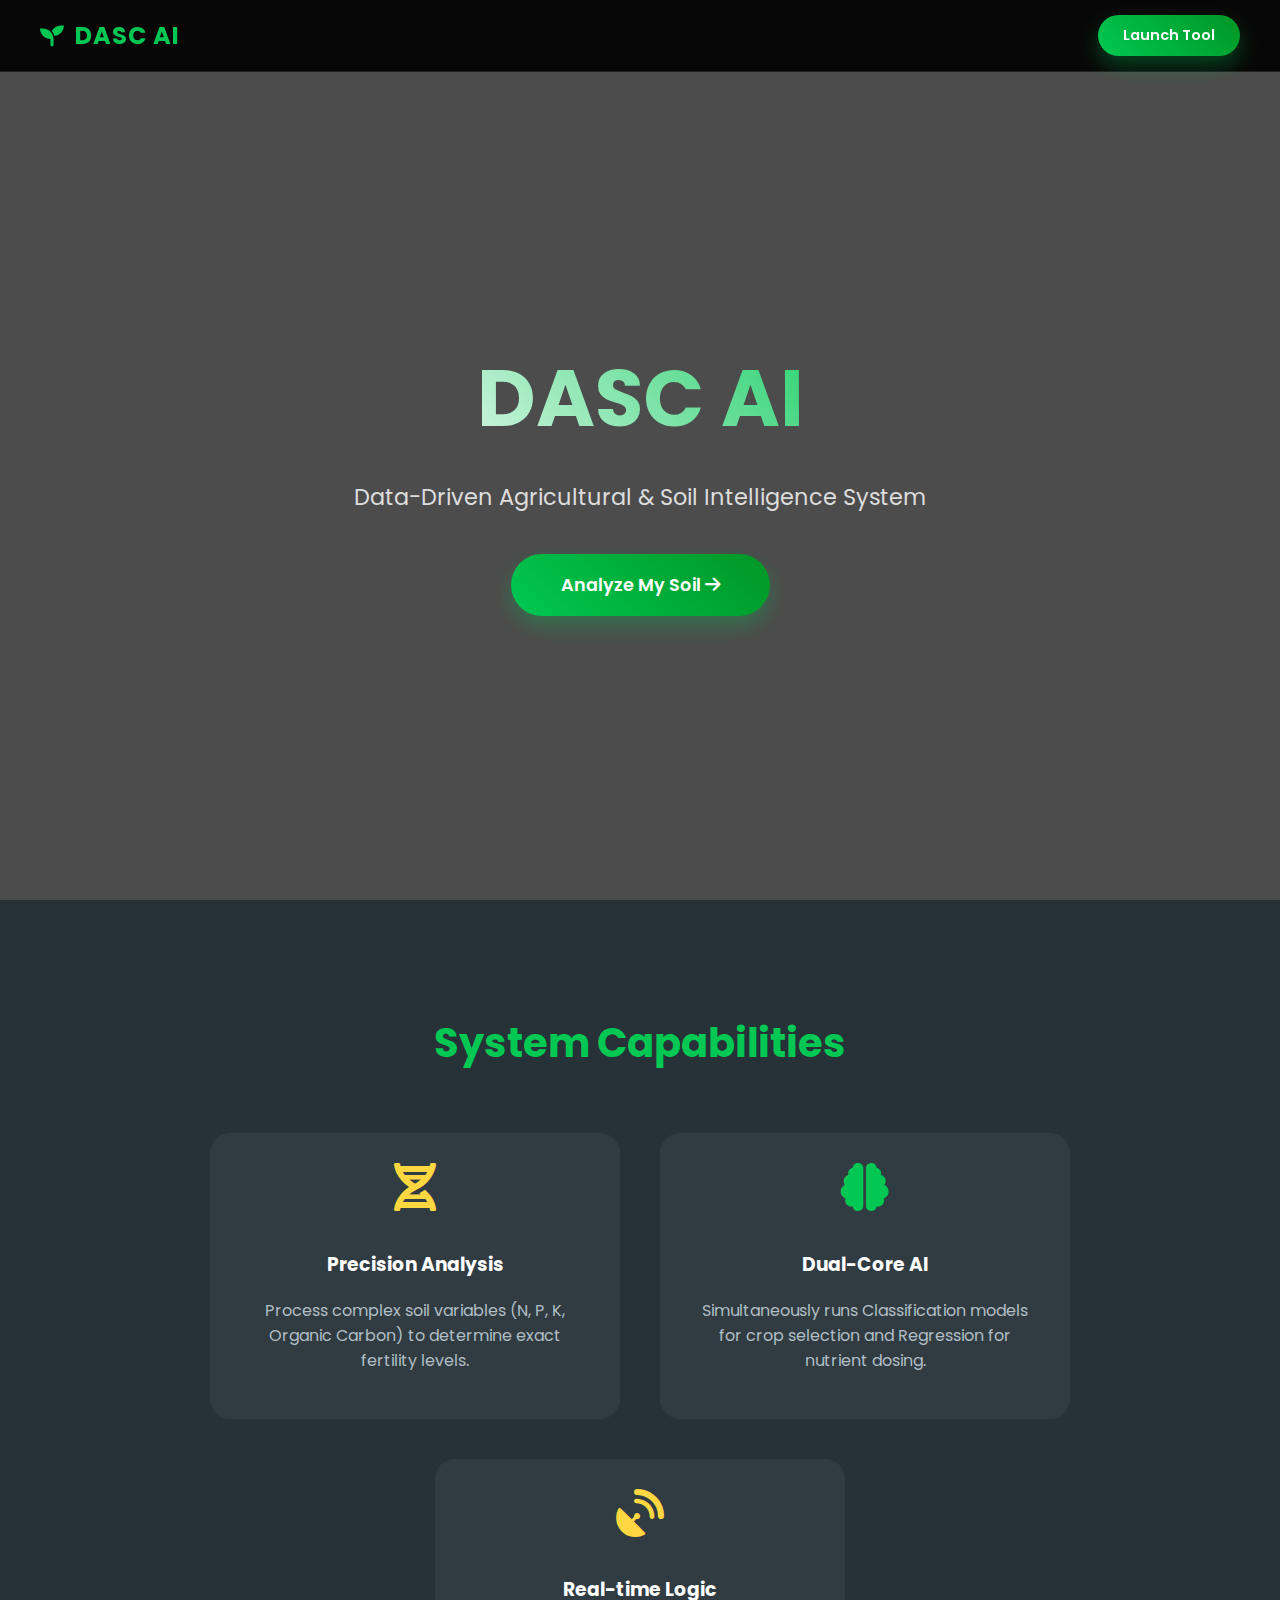
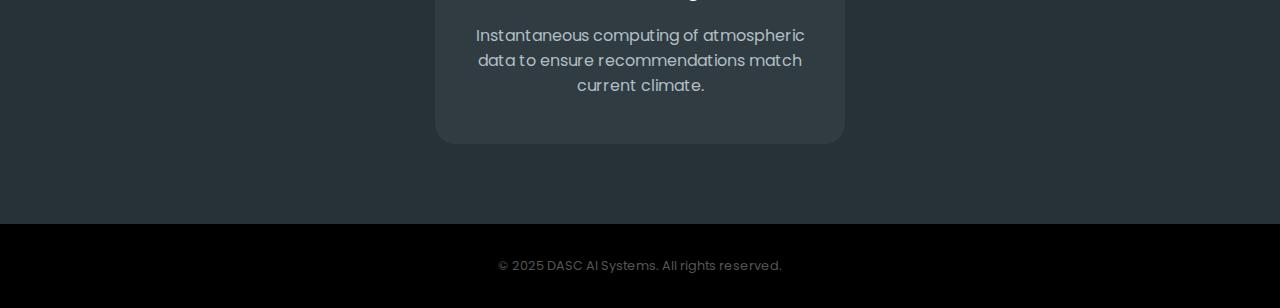
<file: index.html>
<!DOCTYPE html>
<html lang="en">
<head>
    <meta charset="UTF-8">
    <meta name="viewport" content="width=device-width, initial-scale=1.0">
    <title>DASC AI - Future of Farming</title>
    <!-- FIX: Use standard path, not Python url_for -->
    <link rel="stylesheet" href="static/style.css">
    <link rel="stylesheet" href="https://cdnjs.cloudflare.com/ajax/libs/font-awesome/6.0.0/css/all.min.css">
    <link href="https://fonts.googleapis.com/css2?family=Poppins:wght@300;400;600;800&display=swap" rel="stylesheet">
</head>
<body>

    <!-- Navbar -->
    <nav class="navbar">
        <div class="nav-logo"><i class="fas fa-seedling"></i> DASC AI</div>
        <div>
            <!-- FIX: Link to predict.html, not /tool -->
            <a href="predict.html" class="cta-btn" style="padding: 10px 25px; font-size: 0.9rem;">Launch Tool</a>
        </div>
    </nav>

    <!-- Hero Section -->
    <div class="hero-section">
        <div class="hero-content">
            <h1>DASC AI</h1>
            <p>Data-Driven Agricultural & Soil Intelligence System</p>
            <a href="predict.html" class="cta-btn">Analyze My Soil <i class="fas fa-arrow-right"></i></a>
        </div>
    </div>

    <!-- Features Section -->
    <div style="background: var(--secondary); padding: 80px 20px; text-align: center; color: white;">
        <h2 style="color: var(--primary); margin-bottom: 60px; font-size: 2.5rem;">System Capabilities</h2>
        <div style="display: flex; justify-content: center; gap: 40px; flex-wrap: wrap;">
            
            <div style="max-width: 350px; background: rgba(255,255,255,0.05); padding: 30px; border-radius: 20px;">
                <i class="fas fa-dna" style="font-size: 3rem; color: var(--accent); margin-bottom: 20px;"></i>
                <h3>Precision Analysis</h3>
                <p style="color: #b0bec5;">Process complex soil variables (N, P, K, Organic Carbon) to determine exact fertility levels.</p>
            </div>

            <div style="max-width: 350px; background: rgba(255,255,255,0.05); padding: 30px; border-radius: 20px;">
                <i class="fas fa-brain" style="font-size: 3rem; color: var(--primary); margin-bottom: 20px;"></i>
                <h3>Dual-Core AI</h3>
                <p style="color: #b0bec5;">Simultaneously runs Classification models for crop selection and Regression for nutrient dosing.</p>
            </div>

            <div style="max-width: 350px; background: rgba(255,255,255,0.05); padding: 30px; border-radius: 20px;">
                <i class="fas fa-satellite-dish" style="font-size: 3rem; color: var(--accent); margin-bottom: 20px;"></i>
                <h3>Real-time Logic</h3>
                <p style="color: #b0bec5;">Instantaneous computing of atmospheric data to ensure recommendations match current climate.</p>
            </div>

        </div>
    </div>

    <!-- Footer -->
    <footer style="background: #000; color: #555; padding: 20px; text-align: center; font-size: 0.8rem;">
        <p>&copy; 2025 DASC AI Systems. All rights reserved.</p>
    </footer>

</body>
</html>
</file>
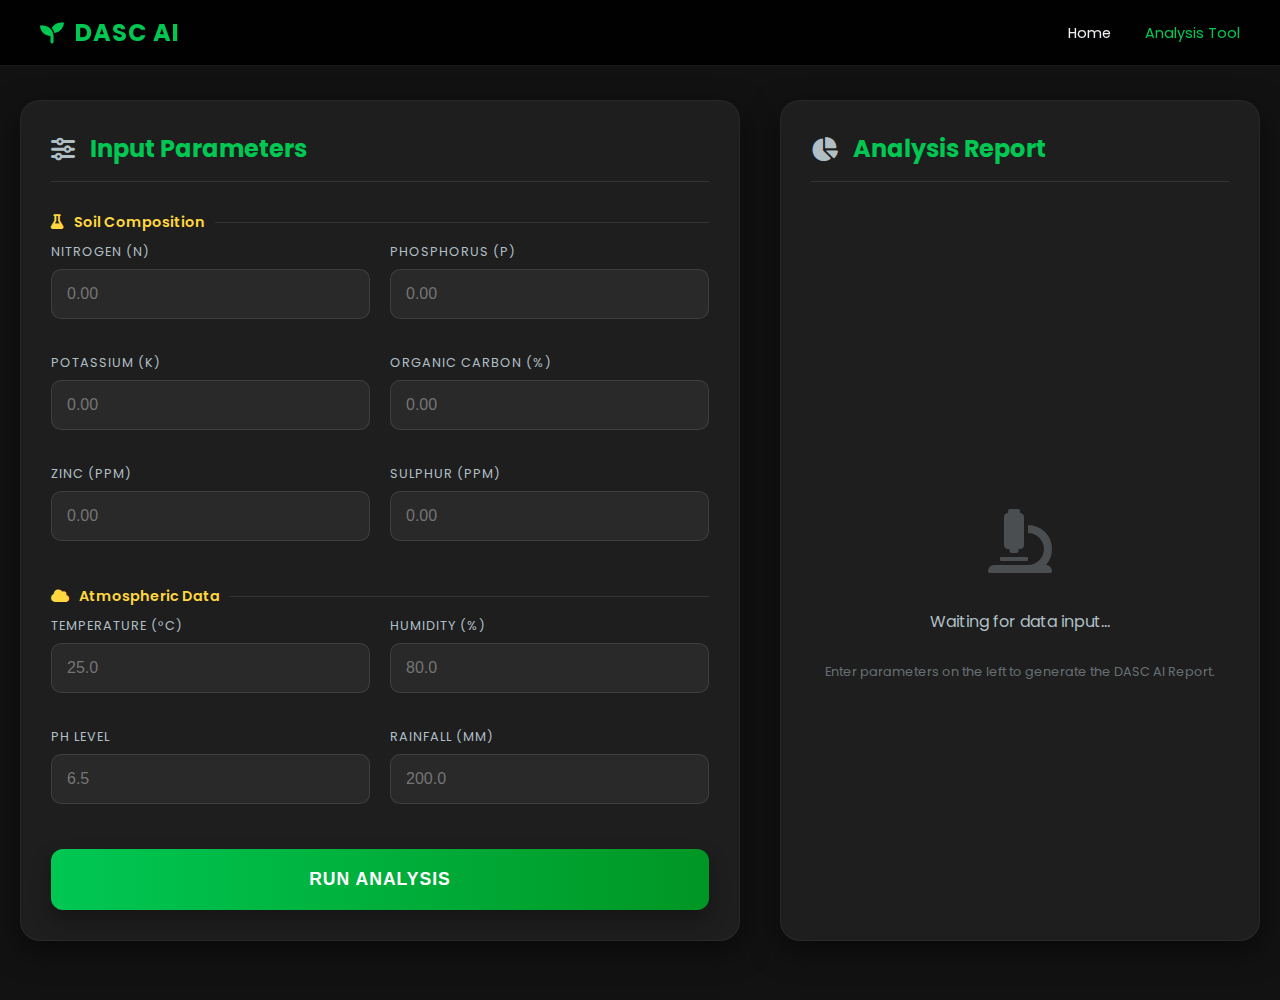
<file: predict.html>
<!DOCTYPE html>
<html lang="en">
<head>
    <meta charset="UTF-8">
    <meta name="viewport" content="width=device-width, initial-scale=1.0">
    <title>DASC AI Tool</title>
    <!-- FIX: Use standard path -->
    <link rel="stylesheet" href="static/style.css">
    <link rel="stylesheet" href="https://cdnjs.cloudflare.com/ajax/libs/font-awesome/6.0.0/css/all.min.css">
    <link href="https://fonts.googleapis.com/css2?family=Poppins:wght@300;400;600;700&display=swap" rel="stylesheet">
</head>
<body class="tool-body">

    <!-- Navbar -->
    <nav class="navbar">
        <div class="nav-logo"><i class="fas fa-seedling"></i> DASC AI</div>
        <div>
            <!-- FIX: Link to index.html -->
            <a href="index.html" class="nav-link">Home</a>
            <a href="#" class="nav-link" style="color: var(--primary);">Analysis Tool</a>
        </div>
    </nav>

    <div class="dashboard-container">
        
        <!-- LEFT PANEL: INPUTS -->
        <div class="panel">
            <div class="panel-header">
                <i class="fas fa-sliders-h"></i>
                <h2>Input Parameters</h2>
            </div>

            <form id="predForm">
                
                <div class="divider-text"><i class="fas fa-flask"></i> Soil Composition</div>
                <div class="form-grid">
                    <div class="input-wrapper">
                        <label>Nitrogen (N)</label>
                        <input type="number" id="N" step="0.01" required placeholder="0.00">
                    </div>
                    <div class="input-wrapper">
                        <label>Phosphorus (P)</label>
                        <input type="number" id="P" step="0.01" required placeholder="0.00">
                    </div>
                    <div class="input-wrapper">
                        <label>Potassium (K)</label>
                        <input type="number" id="K" step="0.01" required placeholder="0.00">
                    </div>
                    <div class="input-wrapper">
                        <label>Organic Carbon (%)</label>
                        <input type="number" id="OC" step="0.01" required placeholder="0.00">
                    </div>
                    <div class="input-wrapper">
                        <label>Zinc (PPM)</label>
                        <input type="number" id="Zinc" step="0.01" required placeholder="0.00">
                    </div>
                    <div class="input-wrapper">
                        <label>Sulphur (PPM)</label>
                        <input type="number" id="Sulphur" step="0.01" required placeholder="0.00">
                    </div>
                </div>

                <div class="divider-text" style="margin-top: 30px;"><i class="fas fa-cloud"></i> Atmospheric Data</div>
                <div class="form-grid">
                    <div class="input-wrapper">
                        <label>Temperature (°C)</label>
                        <input type="number" id="Temp" step="0.1" required placeholder="25.0">
                    </div>
                    <div class="input-wrapper">
                        <label>Humidity (%)</label>
                        <input type="number" id="Humidity" step="0.1" required placeholder="80.0">
                    </div>
                    <div class="input-wrapper">
                        <label>pH Level</label>
                        <input type="number" id="pH" step="0.1" required placeholder="6.5">
                    </div>
                    <div class="input-wrapper">
                        <label>Rainfall (mm)</label>
                        <input type="number" id="Rainfall" step="0.1" required placeholder="200.0">
                    </div>
                </div>

                <button type="submit" class="predict-btn" id="submitBtn">
                    Run Analysis <span id="spinner"></span>
                </button>
            </form>
        </div>

        <!-- RIGHT PANEL: RESULTS -->
        <div class="panel">
            <div class="panel-header">
                <i class="fas fa-chart-pie"></i>
                <h2>Analysis Report</h2>
            </div>

            <div id="resultsPlaceholder" class="results-placeholder">
                <i class="fas fa-microscope" style="font-size: 4rem; margin-bottom: 20px; opacity: 0.3;"></i>
                <p>Waiting for data input...</p>
                <p style="font-size: 0.8rem; opacity: 0.5;">Enter parameters on the left to generate the DASC AI Report.</p>
            </div>

            <div id="resultsContent" class="results-content">
                <div class="crop-card">
                    <div style="position: relative; z-index: 1;">
                        <span style="text-transform: uppercase; letter-spacing: 2px; font-size: 0.8rem; opacity: 0.8;">Optimal Crop</span>
                        <h1 class="crop-name" id="cropResult">--</h1>
                        <div style="background: rgba(255,255,255,0.2); display: inline-block; padding: 5px 15px; border-radius: 20px; font-size: 0.8rem;">
                            <i class="fas fa-check-circle"></i> High Confidence
                        </div>
                    </div>
                </div>
                <div class="divider-text" style="color: var(--primary);"><i class="fas fa-vial"></i> Fertilizer / Nutrient Plan</div>
                <div class="stat-grid" id="regGrid"></div>
            </div>
        </div>
    </div>

    <!-- FIX: Use standard path -->
    <script src="static/script.js"></script>
</body>
</html>
</file>
<file: static/style.css>
:root {
    --primary: #00c853;     /* Vivid Green */
    --primary-dark: #009624;
    --secondary: #263238;   /* Dark Slate */
    --bg-dark: #121212;     /* Almost Black */
    --card-bg: #1e1e1e;     /* Dark Grey */
    --text-light: #eceff1;
    --text-muted: #b0bec5;
    --accent: #ffd740;      /* Amber Accent */
}

body {
    margin: 0;
    padding: 0;
    font-family: 'Poppins', sans-serif;
    color: var(--text-dark);
    overflow-x: hidden;
}

/* --- ANIMATIONS --- */
@keyframes fadeIn {
    from { opacity: 0; transform: translateY(20px); }
    to { opacity: 1; transform: translateY(0); }
}

@keyframes slideIn {
    from { transform: translateX(-20px); opacity: 0; }
    to { transform: translateX(0); opacity: 1; }
}

/* --- NAVBAR FIX --- */
.navbar {
    background: rgba(0, 0, 0, 0.9);
    backdrop-filter: blur(10px);
    padding: 15px 40px;
    display: flex;
    justify-content: space-between;
    align-items: center;
    color: white;
    position: fixed;
    top: 0;
    left: 0; /* FIXED: Forces it to the left edge */
    width: 100%;
    z-index: 1000;
    box-sizing: border-box;
    border-bottom: 1px solid rgba(255,255,255,0.1);
}

.nav-logo { 
    font-size: 1.5rem; 
    font-weight: 700; 
    display: flex; 
    align-items: center; 
    gap: 10px; 
    color: var(--primary);
    text-transform: uppercase;
    letter-spacing: 1px;
}

.nav-link { 
    color: var(--text-light); 
    text-decoration: none; 
    margin-left: 30px; 
    font-size: 0.9rem;
    transition: color 0.3s;
}

.nav-link:hover { color: var(--primary); }

/* --- LANDING PAGE HERO --- */
.hero-section {
    height: 100vh;
    background: linear-gradient(rgba(0,0,0,0.7), rgba(0,0,0,0.7)), url('https://images.unsplash.com/photo-1625246333195-78d9c38ad449?q=80&w=1920&auto=format&fit=crop');
    background-size: cover;
    background-position: center;
    background-attachment: fixed;
    display: flex;
    align-items: center;
    justify-content: center;
    text-align: center;
    color: white;
}

.hero-content h1 {
    font-size: 5rem;
    margin-bottom: 10px;
    animation: fadeIn 1s ease-out;
    background: -webkit-linear-gradient(45deg, #fff, var(--primary));
    -webkit-background-clip: text;
    background-clip: text; /* FIXED: Added standard property here */
    -webkit-text-fill-color: transparent;
}

.hero-content p {
    font-size: 1.4rem;
    color: #ddd;
    margin-bottom: 40px;
    animation: fadeIn 1.5s ease-out;
}

.cta-btn {
    padding: 18px 50px;
    font-size: 1.1rem;
    font-weight: 600;
    background: linear-gradient(45deg, var(--primary), var(--primary-dark));
    color: white;
    border: none;
    border-radius: 50px;
    cursor: pointer;
    text-decoration: none;
    box-shadow: 0 10px 20px rgba(0, 200, 83, 0.3);
    transition: transform 0.3s, box-shadow 0.3s;
    display: inline-block;
    animation: fadeIn 2s ease-out;
}

.cta-btn:hover {
    transform: translateY(-3px);
    box-shadow: 0 15px 30px rgba(0, 200, 83, 0.5);
}

/* --- PREDICTION DASHBOARD --- */
.tool-body {
    background-color: var(--bg-dark);
    color: var(--text-light);
    min-height: 100vh;
    padding-top: 100px; /* Space for navbar */
}

.dashboard-container {
    max-width: 1400px;
    margin: 0 auto;
    padding: 0 20px;
    display: grid;
    grid-template-columns: 1.2fr 0.8fr; /* Form on left, Results on right */
    gap: 40px;
}

@media (max-width: 1024px) {
    .dashboard-container { grid-template-columns: 1fr; }
}

.panel {
    background: var(--card-bg);
    border-radius: 20px;
    padding: 30px;
    border: 1px solid rgba(255,255,255,0.05);
    box-shadow: 0 10px 30px rgba(0,0,0,0.5);
}

.panel-header {
    display: flex;
    align-items: center;
    gap: 15px;
    margin-bottom: 30px;
    border-bottom: 1px solid rgba(255,255,255,0.1);
    padding-bottom: 15px;
}

.panel-header h2 {
    margin: 0;
    font-size: 1.5rem;
    color: var(--primary);
}

.panel-header i {
    font-size: 1.5rem;
    color: var(--text-muted);
}

/* Form Styling */
.form-grid {
    display: grid;
    grid-template-columns: repeat(2, 1fr);
    gap: 20px;
}

.input-wrapper {
    position: relative;
    margin-bottom: 15px;
}

.input-wrapper label {
    display: block;
    font-size: 0.8rem;
    color: var(--text-muted);
    margin-bottom: 8px;
    text-transform: uppercase;
    letter-spacing: 1px;
}

.input-wrapper input {
    width: 100%;
    background: rgba(255,255,255,0.05);
    border: 1px solid rgba(255,255,255,0.1);
    padding: 15px;
    border-radius: 10px;
    color: white;
    font-size: 1rem;
    box-sizing: border-box;
    transition: all 0.3s;
}

.input-wrapper input:focus {
    background: rgba(255,255,255,0.1);
    border-color: var(--primary);
    outline: none;
    box-shadow: 0 0 15px rgba(0, 200, 83, 0.2);
}

.divider-text {
    grid-column: span 2;
    margin: 20px 0 10px;
    font-size: 0.9rem;
    color: var(--accent);
    font-weight: 600;
    display: flex;
    align-items: center;
    gap: 10px;
}

.divider-text::after {
    content: '';
    flex: 1;
    height: 1px;
    background: rgba(255,255,255,0.1);
}

.predict-btn {
    width: 100%;
    margin-top: 30px;
    padding: 20px;
    background: linear-gradient(90deg, var(--primary), var(--primary-dark));
    color: white;
    border: none;
    border-radius: 12px;
    font-size: 1.1rem;
    font-weight: 700;
    text-transform: uppercase;
    letter-spacing: 1px;
    cursor: pointer;
    transition: all 0.3s;
    box-shadow: 0 10px 20px rgba(0,0,0,0.3);
}

.predict-btn:hover {
    transform: translateY(-2px);
    box-shadow: 0 15px 30px rgba(0, 200, 83, 0.4);
}

/* Results Section Styling */
.results-placeholder {
    height: 100%;
    display: flex;
    flex-direction: column;
    justify-content: center;
    align-items: center;
    color: var(--text-muted);
    text-align: center;
    min-height: 400px;
}

.results-content {
    display: none; /* Hidden initially */
    animation: fadeIn 0.5s ease-out;
}

.crop-card {
    background: linear-gradient(135deg, var(--primary-dark), var(--secondary));
    padding: 30px;
    border-radius: 15px;
    text-align: center;
    margin-bottom: 30px;
    position: relative;
    overflow: hidden;
}

.crop-card::before {
    content: '';
    position: absolute;
    top: -50%;
    left: -50%;
    width: 200%;
    height: 200%;
    background: radial-gradient(circle, rgba(255,255,255,0.1), transparent);
    animation: spin 10s linear infinite;
}

.crop-name {
    font-size: 3rem;
    font-weight: 800;
    color: white;
    position: relative;
    margin: 10px 0;
}

.stat-grid {
    display: grid;
    grid-template-columns: repeat(2, 1fr);
    gap: 15px;
}

.stat-box {
    background: rgba(255,255,255,0.05);
    padding: 15px;
    border-radius: 12px;
    border-left: 3px solid var(--accent);
}

.stat-label {
    display: block;
    font-size: 0.8rem;
    color: var(--text-muted);
    margin-bottom: 5px;
}

.stat-value {
    font-size: 1.2rem;
    font-weight: 600;
    color: white;
}

/* Loader */
.loader {
    border: 3px solid rgba(255,255,255,0.3);
    border-radius: 50%;
    border-top: 3px solid white;
    width: 20px;
    height: 20px;
    animation: spin 1s linear infinite;
    display: inline-block;
    vertical-align: middle;
    margin-left: 10px;
}

@keyframes spin { 0% { transform: rotate(0deg); } 100% { transform: rotate(360deg); } }
</file>
